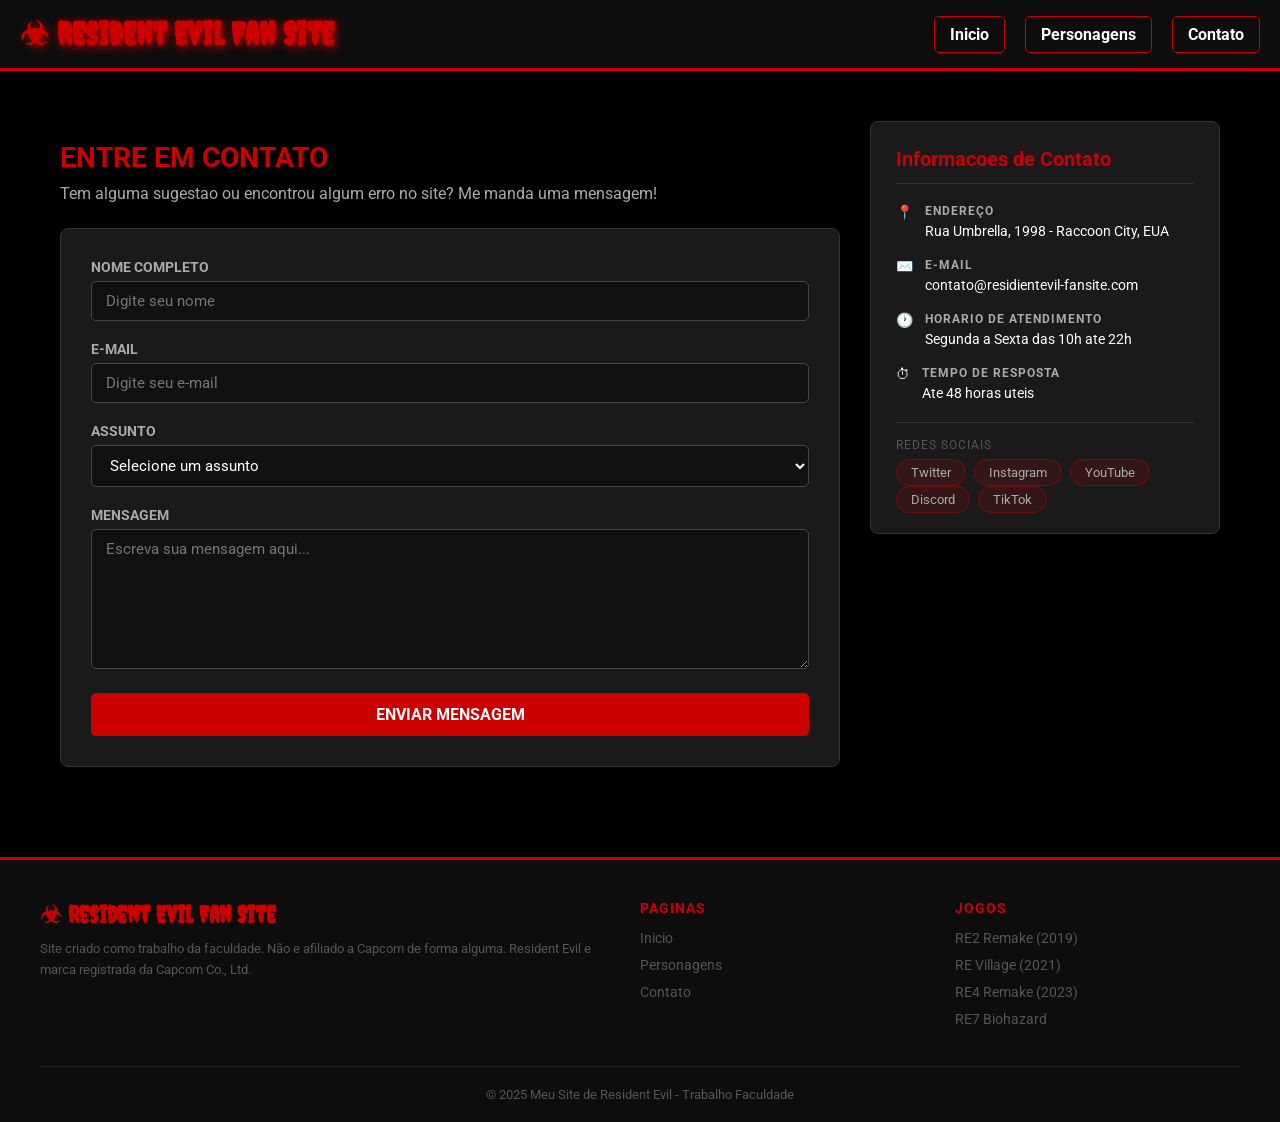
<file: TRABALHO FINAL/contato.html>
<!DOCTYPE html>
<html>
<head>
    <meta charset="UTF-8">
    <title>Contato</title>
    <link rel="stylesheet" href="styleR.css">
</head>
<body>

    <header>
        <nav>
            <h1>☣ Resident Evil Fan Site</h1>
            <ul>
                <li><a href="index.html">Inicio</a></li>
                <li><a href="personagens.html">Personagens</a></li>
                <li><a href="contato.html">Contato</a></li>
            </ul>
        </nav>
    </header>

    <main>

        <div id="layout-contato">

            <section class="secao-formulario">
                <h2>Entre em Contato</h2>
                <p>Tem alguma sugestao ou encontrou algum erro no site? Me manda uma mensagem!</p>

                <form id="meu-formulario" action="#" method="POST">

                    <div class="campo">
                        <label for="nome">Nome Completo</label>
                        <input type="text" id="nome" name="nome" placeholder="Digite seu nome" required>
                    </div>

                    <div class="campo">
                        <label for="email">E-mail</label>
                        <input type="email" id="email" name="email" placeholder="Digite seu e-mail" required>
                    </div>

                    <div class="campo">
                        <label for="assunto">Assunto</label>
                        <select id="assunto" name="assunto" required>
                            <option value="" disabled selected>Selecione um assunto</option>
                            <option value="Sugestão">Sugestao de conteudo</option>
                            <option value="Erro">Encontrei um erro</option>
                            <option value="colaboração">Quero colaborar</option>
                            <option value="outro">Outro</option>
                        </select>
                    </div>

                    <div class="campo">
                        <label for="mensagem">Mensagem</label>
                        <textarea id="mensagem" name="mensagem" placeholder="Escreva sua mensagem aqui..." required></textarea>
                    </div>

                    <button type="submit" class="botao-enviar">ENVIAR MENSAGEM</button>

                </form>
            </section>

            <aside class="caixa-info">
                <h3>Informacoes de Contato</h3>

                <div class="item-info">
                    <span class="icone-info">📍</span>
                    <div>
                        <strong>Endereço</strong>
                        <span>Rua Umbrella, 1998 - Raccoon City, EUA</span>
                    </div>
                </div>

                <div class="item-info">
                    <span class="icone-info">✉️</span>
                    <div>
                        <strong>E-mail</strong>
                        <span>contato@residientevil-fansite.com</span>
                    </div>
                </div>

                <div class="item-info">
                    <span class="icone-info">🕐</span>
                    <div>
                        <strong>Horario de Atendimento</strong>
                        <span>Segunda a Sexta das 10h ate 22h</span>
                    </div>
                </div>

                <div class="item-info">
                    <span class="icone-info">⏱</span>
                    <div>
                        <strong>Tempo de Resposta</strong>
                        <span>Ate 48 horas uteis</span>
                    </div>
                </div>

                <p class="titulo-redes">Redes Sociais</p>
                <ul class="lista-redes">
                    <li><a href="#">Twitter</a></li>
                    <li><a href="#">Instagram</a></li>
                    <li><a href="#">YouTube</a></li>
                    <li><a href="#">Discord</a></li>
                    <li><a href="#">TikTok</a></li>
                </ul>
            </aside>

        </div>

    </main>

    <footer>
        <div class="footer-colunas">

            <div class="footer-marca">
                <h3>☣ Resident Evil Fan Site</h3>
                <p>Site criado como trabalho da faculdade. Não e afiliado a Capcom de forma alguma.
                   Resident Evil e marca registrada da Capcom Co., Ltd.</p>
            </div>

            <div class="footer-coluna">
                <h4>Paginas</h4>
                <ul>
                    <li><a href="index.html">Inicio</a></li>
                    <li><a href="personagens.html">Personagens</a></li>
                    <li><a href="contato.html">Contato</a></li>
                </ul>
            </div>

            <div class="footer-coluna">
                <h4>Jogos</h4>
                <ul>
                    <li><a href="#">RE2 Remake (2019)</a></li>
                    <li><a href="#">RE Village (2021)</a></li>
                    <li><a href="#">RE4 Remake (2023)</a></li>
                    <li><a href="#">RE7 Biohazard</a></li>
                </ul>
            </div>

        </div>

        <div class="footer-copy">
            <p>© 2025 Meu Site de Resident Evil - Trabalho Faculdade</p>
        </div>
    </footer>

</body>
</html>
</file>
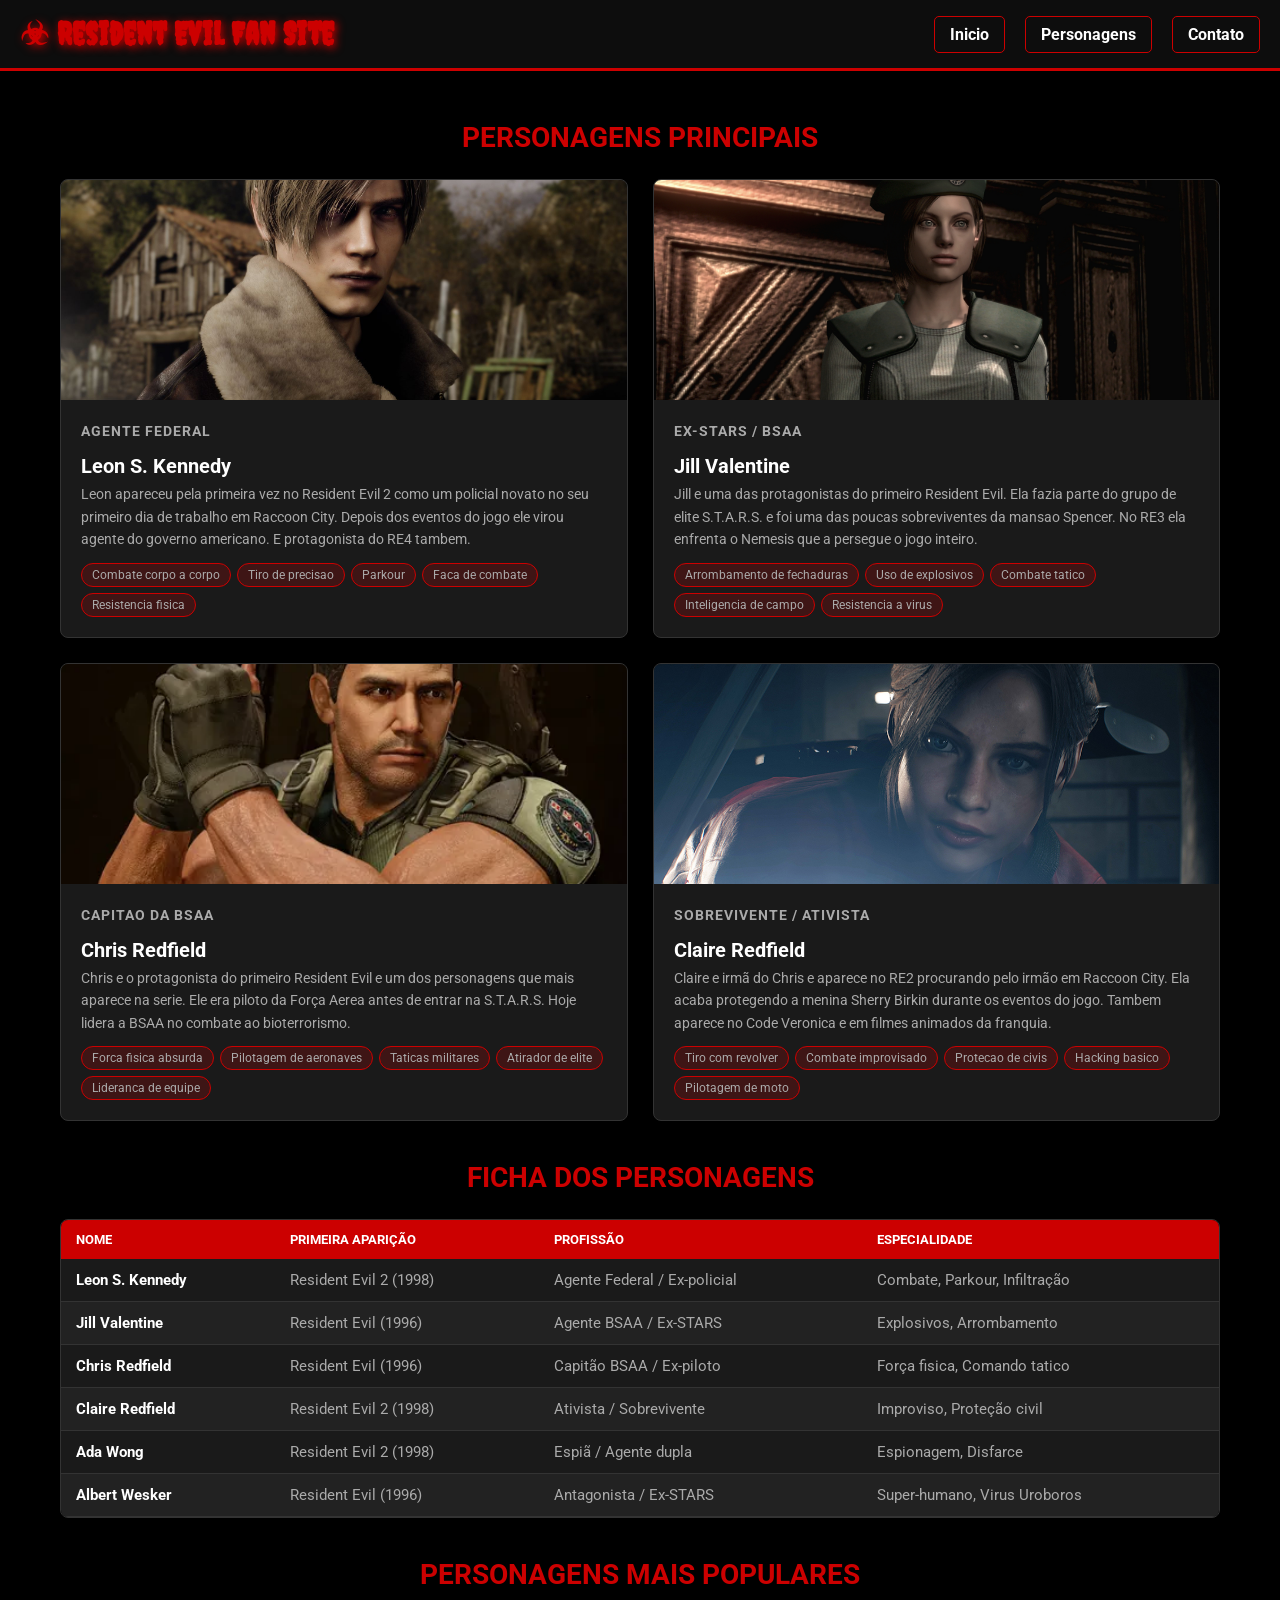
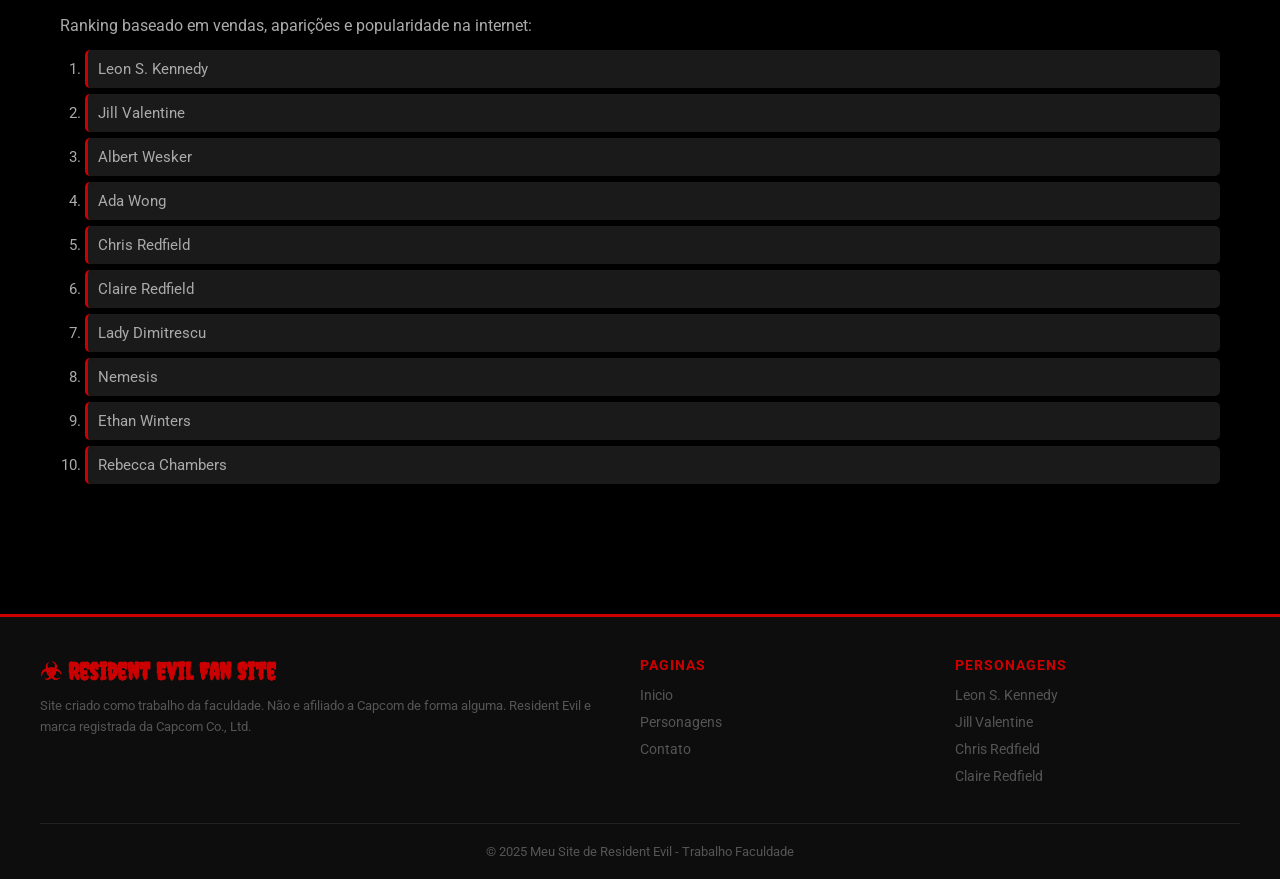
<file: TRABALHO FINAL/personagens.html>
<!DOCTYPE html>
<html>
<head>
    <meta charset="UTF-8">
    <title>Personagens</title>
    <link rel="stylesheet" href="styleR.css">
</head>
<body>

    <header>
        <nav>
            <h1>☣ Resident Evil Fan Site</h1>
            <ul>
                <li><a href="index.html">Inicio</a></li>
                <li><a href="personagens.html">Personagens</a></li>
                <li><a href="contato.html">Contato</a></li>
            </ul>
        </nav>
    </header>

    <main>
        <section id="secao-personagens">
            <h2>Personagens Principais</h2>

            <div class="grade-personagens">

                <article class="card-personagem">
                    <img src="imagens/leonkennedy.jpg"  alt="Leon Kennedy" class="card-img">
                    <div class="info-personagem">
                        <p class="cargo-personagem">Agente Federal</p>
                        <h3>Leon S. Kennedy</h3>
                        <p>Leon apareceu pela primeira vez no Resident Evil 2 como um policial novato
                           no seu primeiro dia de trabalho em Raccoon City. Depois dos eventos do jogo
                           ele virou agente do governo americano. E protagonista do RE4 tambem.</p>
                        <ul class="habilidades">
                            <li>Combate corpo a corpo</li>
                            <li>Tiro de precisao</li>
                            <li>Parkour</li>
                            <li>Faca de combate</li>
                            <li>Resistencia fisica</li>
                        </ul>
                    </div>
                </article>

                <article class="card-personagem">
                    <img src="imagens/jillvalentine2.jpg" alt="Jill Valentine" class="card-img">
                    <div class="info-personagem">
                        <p class="cargo-personagem">Ex-STARS / BSAA</p>
                        <h3>Jill Valentine</h3>
                        <p>Jill e uma das protagonistas do primeiro Resident Evil. Ela fazia parte do
                           grupo de elite S.T.A.R.S. e foi uma das poucas sobreviventes da mansao Spencer.
                           No RE3 ela enfrenta o Nemesis que a persegue o jogo inteiro.</p>
                        <ul class="habilidades">
                            <li>Arrombamento de fechaduras</li>
                            <li>Uso de explosivos</li>
                            <li>Combate tatico</li>
                            <li>Inteligencia de campo</li>
                            <li>Resistencia a virus</li>
                        </ul>
                    </div>
                </article>

                <article class="card-personagem">
                    <img src="imagens/chrisredifield2.webp" alt="Chris Redfield" class="card-img">
                    <div class="info-personagem">
                        <p class="cargo-personagem">Capitao da BSAA</p>
                        <h3>Chris Redfield</h3>
                        <p>Chris e o protagonista do primeiro Resident Evil e um dos personagens que mais
                           aparece na serie. Ele era piloto da Força Aerea antes de entrar na S.T.A.R.S.
                           Hoje lidera a BSAA no combate ao bioterrorismo.</p>
                        <ul class="habilidades">
                            <li>Forca fisica absurda</li>
                            <li>Pilotagem de aeronaves</li>
                            <li>Taticas militares</li>
                            <li>Atirador de elite</li>
                            <li>Lideranca de equipe</li>
                        </ul>
                    </div>
                </article>

                <article class="card-personagem">
                    <img src="imagens/claireredfield2.jpg" alt="Claire Redfield" class="card-img">
                    <div class="info-personagem">
                        <p class="cargo-personagem">Sobrevivente / Ativista</p>
                        <h3>Claire Redfield</h3>
                        <p>Claire e irmã do Chris e aparece no RE2 procurando pelo irmão em Raccoon City.
                           Ela acaba protegendo a menina Sherry Birkin durante os eventos do jogo. Tambem
                           aparece no Code Veronica e em filmes animados da franquia.</p>
                        <ul class="habilidades">
                            <li>Tiro com revolver</li>
                            <li>Combate improvisado</li>
                            <li>Protecao de civis</li>
                            <li>Hacking basico</li>
                            <li>Pilotagem de moto</li>
                        </ul>
                    </div>
                </article>

            </div>

            <div class="secao-tabela">
                <h2>Ficha dos Personagens</h2>
                <div class="wrapper-tabela">
                    <table>
                        <thead>
                            <tr>
                                <th>Nome</th>
                                <th>Primeira Aparição</th>
                                <th>Profissão</th>
                                <th>Especialidade</th>
                            </tr>
                        </thead>
                        <tbody>
                            <tr>
                                <td>Leon S. Kennedy</td>
                                <td>Resident Evil 2 (1998)</td>
                                <td>Agente Federal / Ex-policial</td>
                                <td>Combate, Parkour, Infiltração</td>
                            </tr>
                            <tr>
                                <td>Jill Valentine</td>
                                <td>Resident Evil (1996)</td>
                                <td>Agente BSAA / Ex-STARS</td>
                                <td>Explosivos, Arrombamento</td>
                            </tr>
                            <tr>
                                <td>Chris Redfield</td>
                                <td>Resident Evil (1996)</td>
                                <td>Capitão BSAA / Ex-piloto</td>
                                <td>Força fisica, Comando tatico</td>
                            </tr>
                            <tr>
                                <td>Claire Redfield</td>
                                <td>Resident Evil 2 (1998)</td>
                                <td>Ativista / Sobrevivente</td>
                                <td>Improviso, Proteção civil</td>
                            </tr>
                            <tr>
                                <td>Ada Wong</td>
                                <td>Resident Evil 2 (1998)</td>
                                <td>Espiã / Agente dupla</td>
                                <td>Espionagem, Disfarce</td>
                            </tr>
                            <tr>
                                <td>Albert Wesker</td>
                                <td>Resident Evil (1996)</td>
                                <td>Antagonista / Ex-STARS</td>
                                <td>Super-humano, Virus Uroboros</td>
                            </tr>
                        </tbody>
                    </table>
                </div>
            </div>

            <div class="secao-populares">
                <h2>Personagens Mais Populares</h2>
                <p>Ranking baseado em vendas, aparições e popularidade na internet:</p>
                <ol class="lista-populares">
                    <li>Leon S. Kennedy</li>
                    <li>Jill Valentine</li>
                    <li>Albert Wesker</li>
                    <li>Ada Wong</li>
                    <li>Chris Redfield</li>
                    <li>Claire Redfield</li>
                    <li>Lady Dimitrescu</li>
                    <li>Nemesis</li>
                    <li>Ethan Winters</li>
                    <li>Rebecca Chambers</li>
                </ol>
            </div>

        </section>
    </main>

    <footer>
        <div class="footer-colunas">

            <div class="footer-marca">
                <h3>☣ Resident Evil Fan Site</h3>
                <p>Site criado como trabalho da faculdade. Não e afiliado a Capcom de forma alguma.
                   Resident Evil e marca registrada da Capcom Co., Ltd.</p>
            </div>

            <div class="footer-coluna">
                <h4>Paginas</h4>
                <ul>
                    <li><a href="index.html">Inicio</a></li>
                    <li><a href="personagens.html">Personagens</a></li>
                    <li><a href="contato.html">Contato</a></li>
                </ul>
            </div>

            <div class="footer-coluna">
                <h4>Personagens</h4>
                <ul>
                    <li><a href="#">Leon S. Kennedy</a></li>
                    <li><a href="#">Jill Valentine</a></li>
                    <li><a href="#">Chris Redfield</a></li>
                    <li><a href="#">Claire Redfield</a></li>
                </ul>
            </div>

        </div>

        <div class="footer-copy">
            <p>© 2025 Meu Site de Resident Evil - Trabalho Faculdade</p>
        </div>
    </footer>

</body>
</html>
</file>
<file: TRABALHO FINAL/styleR.css>
@import url('https://fonts.googleapis.com/css2?family=Creepster&family=Roboto:wght@400;700&display=swap');

:root {
    --vermelho: #cc0000;
    --vermelho-escuro: #8b0000;
    --preto: #000000;
    --preto-nao-tao-preto: #1a1a1a;
    --cinza: #555555;
    --cinza-claro: #aaaaaa;
    --branco: #ffffff;
}

* {
    margin: 0;
    padding: 0;
    box-sizing: border-box;
}

body {
    background-color: var(--preto);
    color: var(--branco);
    font-family: 'Roboto', Arial, sans-serif;
    font-size: 16px;
}

header {
    background-color: #0d0d0d;
    border-bottom: 3px solid var(--vermelho);
    padding: 15px 20px;
}

nav {
    display: flex;
    justify-content: space-between;
    align-items: center;
}

nav h1 {
    font-family: 'Creepster', cursive;
    color: var(--vermelho);
    font-size: 32px;
    text-shadow: 2px 2px 8px #cc0000;
}

nav ul {
    display: flex;
    list-style: none;
    gap: 20px;
}

nav ul li a {
    color: var(--branco);
    text-decoration: none;
    font-weight: bold;
    font-size: 16px;
    padding: 8px 15px;
    border: 1px solid var(--vermelho);
    border-radius: 5px;
}

nav ul li a:hover {
    background-color: var(--vermelho);
    color: var(--branco);
}

nav ul li a:active {
    background-color: var(--vermelho-escuro);
}

#banner {
    background-color: #1a0000;
    background-image: url('../images/hero-bg.jpg');
    background-size: cover;
    background-position: center;
    min-height: 500px;
    display: flex;
    align-items: center;
    justify-content: center;
    text-align: center;
    border-bottom: 3px solid var(--vermelho);
}

.overlay-banner {
    background-color: rgba(0, 0, 0, 0.7);
    padding: 60px 40px;
    width: 100%;
}

#banner h2 {
    font-family: 'Creepster', cursive;
    font-size: 64px;
    color: var(--vermelho);
    text-shadow: 3px 3px 10px black;
    margin-bottom: 15px;
}

#banner p {
    font-size: 20px;
    color: var(--cinza-claro);
    max-width: 600px;
    margin: 0 auto 25px auto;
}

.botao-vermelho {
    background-color: var(--vermelho);
    color: var(--branco);
    padding: 12px 30px;
    text-decoration: none;
    font-weight: bold;
    font-size: 16px;
    border-radius: 5px;
    border: none;
    cursor: pointer;
    display: inline-block;
}

.botao-vermelho:hover {
    background-color: var(--vermelho-escuro);
    color: var(--branco);
}

main {
    max-width: 1200px;
    margin: 0 auto;
    padding: 30px 20px;
}

#layout-principal {
    display: grid;
    grid-template-columns: 2fr 1fr;
    grid-template-areas:
        "historia curiosidades"
        "jogos curiosidades";
    gap: 30px;
    margin-top: 30px;
}

#historia {
    grid-area: historia;
    background-color: var(--preto-nao-tao-preto);
    padding: 25px;
    border-radius: 8px;
    border-left: 4px solid var(--vermelho);
    box-shadow: 0 4px 15px rgba(0,0,0,0.5);
}

#historia h2 {
    color: var(--vermelho);
    font-size: 28px;
    margin-bottom: 15px;
    text-transform: uppercase;
}

#historia h3 {
    color: var(--cinza-claro);
    margin-top: 15px;
    margin-bottom: 8px;
}

#historia p {
    color: var(--cinza-claro);
    line-height: 1.7;
    margin-bottom: 10px;
}

.lista-historia {
    list-style: disc;
    padding-left: 20px;
    color: var(--cinza-claro);
}

.lista-historia li {
    margin-bottom: 8px;
    line-height: 1.6;
}

#curiosidades {
    grid-area: curiosidades;
    background-color: var(--preto-nao-tao-preto);
    padding: 20px;
    border-radius: 8px;
    border: 1px solid var(--vermelho);
    box-shadow: 0 4px 15px rgba(0,0,0,0.5);
    height: fit-content;
}

#curiosidades h3 {
    color: var(--vermelho);
    font-size: 20px;
    margin-bottom: 15px;
    text-align: center;
    border-bottom: 1px solid var(--vermelho);
    padding-bottom: 10px;
}

.lista-curiosidades {
    list-style: none;
    color: var(--cinza-claro);
}

.lista-curiosidades li {
    padding: 10px 0;
    border-bottom: 1px solid #333;
    font-size: 14px;
    line-height: 1.5;
}

.lista-curiosidades li:last-child {
    border-bottom: none;
}

#jogos {
    grid-area: jogos;
}

#jogos h2 {
    color: var(--vermelho);
    font-size: 28px;
    margin-bottom: 20px;
    text-transform: uppercase;
}

.cards-jogos {
    display: flex;
    gap: 20px;
    flex-wrap: wrap;
}

.card-img {
    width: 100%;
    height: 220px;
    object-fit: cover;
    display: block;
}

.card {
    background-color: var(--preto-nao-tao-preto);
    border: 1px solid #333333;
    border-radius: 8px;
    flex: 1 1 200px;
    overflow: hidden;
    box-shadow: 0 4px 15px rgba(0,0,0,0.5);
    transition: transform 0.3s;
}

.card:hover {
    transform: translateY(-5px);
    border-color: var(--vermelho);
}

.card-sem-imagem {
    width: 100%;
    height: 160px;
    background: linear-gradient(135deg, #1a0000, #330000);
    display: flex;
    align-items: center;
    justify-content: center;
    font-family: 'Creepster', cursive;
    font-size: 28px;
    color: var(--vermelho);
}

.card-corpo {
    padding: 15px;
}

.card h3 {
    color: var(--branco);
    font-size: 17px;
    margin-bottom: 8px;
}

.card p {
    color: var(--cinza-claro);
    font-size: 14px;
    line-height: 1.5;
}

#secao-personagens {
    margin-top: 20px;
}

#secao-personagens h2 {
    color: var(--vermelho);
    font-size: 28px;
    margin-bottom: 25px;
    text-transform: uppercase;
    text-align: center;
}

.grade-personagens {
    display: grid;
    grid-template-columns: repeat(2, 1fr);
    gap: 25px;
    margin-bottom: 40px;
}

.card-personagem {
    background-color: var(--preto-nao-tao-preto);
    border: 1px solid #333;
    border-radius: 8px;
    overflow: hidden;
    box-shadow: 0 4px 15px rgba(0,0,0,0.5);
    transition: border-color 0.3s;
}

.card-personagem:hover {
    border-color: var(--vermelho);
}

.foto-placeholder {
    width: 100%;
    height: 220px;
    background: linear-gradient(180deg, #1a0000 0%, #330000 100%);
    display: flex;
    align-items: center;
    justify-content: center;
    font-size: 72px;
    color: var(--vermelho);
    font-family: 'Creepster', cursive;
}

.info-personagem {
    padding: 20px;
}

.info-personagem h3 {
    color: var(--branco);
    font-size: 20px;
    margin-bottom: 5px;
}

.cargo-personagem {
    color: var(--vermelho);
    font-size: 13px;
    font-weight: bold;
    text-transform: uppercase;
    margin-bottom: 12px;
    letter-spacing: 1px;
}

.info-personagem p {
    color: var(--cinza-claro);
    font-size: 14px;
    line-height: 1.6;
    margin-bottom: 12px;
}

.habilidades {
    list-style: none;
    display: flex;
    flex-wrap: wrap;
    gap: 6px;
}

.habilidades li {
    background-color: rgba(204, 0, 0, 0.2);
    border: 1px solid var(--vermelho);
    color: var(--cinza-claro);
    font-size: 12px;
    padding: 4px 10px;
    border-radius: 20px;
}

.habilidades li:hover {
    background-color: var(--vermelho);
    color: var(--branco);
}

.secao-tabela {
    margin-top: 40px;
    margin-bottom: 40px;
}

.secao-tabela h2 {
    color: var(--vermelho);
    font-size: 26px;
    margin-bottom: 15px;
    text-transform: uppercase;
}

.wrapper-tabela {
    overflow-x: auto;
    border-radius: 8px;
    border: 1px solid #333;
}

table {
    width: 100%;
    border-collapse: collapse;
    font-size: 15px;
}

thead tr {
    background-color: var(--vermelho);
}

thead th {
    color: var(--branco);
    padding: 12px 15px;
    text-align: left;
    font-weight: bold;
    text-transform: uppercase;
    font-size: 13px;
}

tbody tr {
    background-color: var(--preto-nao-tao-preto);
    border-bottom: 1px solid #333;
}

tbody tr:nth-child(even) {
    background-color: #222222;
}

tbody tr:hover {
    background-color: rgba(204, 0, 0, 0.15);
}

tbody td {
    padding: 12px 15px;
    color: var(--cinza-claro);
}

tbody td:first-child {
    color: var(--branco);
    font-weight: bold;
}

.secao-populares {
    margin-top: 40px;
    margin-bottom: 40px;
}

.secao-populares h2 {
    color: var(--vermelho);
    font-size: 26px;
    margin-bottom: 15px;
    text-transform: uppercase;
}

.secao-populares p {
    color: var(--cinza-claro);
    margin-bottom: 15px;
}

.lista-populares {
    list-style: decimal;
    padding-left: 25px;
    color: var(--cinza-claro);
}

.lista-populares li {
    padding: 10px;
    margin-bottom: 6px;
    background-color: var(--preto-nao-tao-preto);
    border-radius: 5px;
    border-left: 3px solid var(--vermelho);
    font-size: 15px;
    transition: background-color 0.2s;
}

.lista-populares li:hover {
    background-color: #2a0000;
    color: var(--branco);
}

.secao-formulario {
    margin-top: 20px;
}

.secao-formulario h2 {
    color: var(--vermelho);
    font-size: 28px;
    margin-bottom: 10px;
    text-transform: uppercase;
}

.secao-formulario > p {
    color: var(--cinza-claro);
    margin-bottom: 25px;
}

#meu-formulario {
    background-color: var(--preto-nao-tao-preto);
    padding: 30px;
    border-radius: 8px;
    border: 1px solid #333;
    box-shadow: 0 4px 15px rgba(0,0,0,0.5);
}

.campo {
    margin-bottom: 20px;
}

.campo label {
    display: block;
    color: var(--cinza-claro);
    font-size: 14px;
    font-weight: bold;
    margin-bottom: 6px;
    text-transform: uppercase;
}

.campo input,
.campo select,
.campo textarea {
    width: 100%;
    background-color: #111111;
    border: 1px solid #444444;
    border-radius: 5px;
    color: var(--branco);
    font-family: 'Roboto', sans-serif;
    font-size: 15px;
    padding: 10px 14px;
    outline: none;
    transition: border-color 0.3s;
}

.campo input:focus,
.campo select:focus,
.campo textarea:focus {
    border-color: var(--vermelho);
    box-shadow: 0 0 0 3px rgba(204,0,0,0.2);
}

.campo textarea {
    height: 140px;
    resize: vertical;
}

.campo select option {
    background-color: #111;
}

.botao-enviar {
    background-color: var(--vermelho);
    color: var(--branco);
    border: none;
    border-radius: 5px;
    cursor: pointer;
    font-family: 'Roboto', sans-serif;
    font-size: 16px;
    font-weight: bold;
    padding: 12px 0;
    text-transform: uppercase;
    width: 100%;
    transition: background-color 0.3s;
}

.botao-enviar:hover {
    background-color: var(--vermelho-escuro);
}

#layout-contato {
    display: grid;
    grid-template-columns: 1fr 350px;
    gap: 30px;
    margin-top: 20px;
    align-items: start;
}

.caixa-info {
    background-color: var(--preto-nao-tao-preto);
    border: 1px solid #333;
    border-radius: 8px;
    padding: 25px;
    box-shadow: 0 4px 15px rgba(0,0,0,0.5);
}

.caixa-info h3 {
    color: var(--vermelho);
    font-size: 20px;
    margin-bottom: 20px;
    border-bottom: 1px solid #333;
    padding-bottom: 12px;
}

.item-info {
    display: flex;
    gap: 12px;
    margin-bottom: 18px;
    align-items: flex-start;
}

.icone-info {
    font-size: 22px;
    flex-shrink: 0;
}

.item-info strong {
    display: block;
    color: var(--cinza-claro);
    font-size: 12px;
    text-transform: uppercase;
    letter-spacing: 1px;
    margin-bottom: 3px;
}

.item-info span {
    color: var(--branco);
    font-size: 14px;
}

.titulo-redes {
    color: var(--cinza);
    font-size: 12px;
    text-transform: uppercase;
    letter-spacing: 1px;
    margin-top: 20px;
    margin-bottom: 10px;
    border-top: 1px solid #333;
    padding-top: 15px;
}

.lista-redes {
    list-style: none;
    display: flex;
    flex-wrap: wrap;
    gap: 8px;
}

.lista-redes li a {
    background-color: rgba(204,0,0,0.15);
    border: 1px solid rgba(204,0,0,0.4);
    border-radius: 20px;
    color: var(--cinza-claro);
    font-size: 13px;
    padding: 5px 14px;
    text-decoration: none;
    transition: background-color 0.3s;
}

.lista-redes li a:hover {
    background-color: var(--vermelho);
    color: var(--branco);
}

footer {
    background-color: #0d0d0d;
    border-top: 3px solid var(--vermelho);
    padding: 40px 20px 20px 20px;
    margin-top: 60px;
}

.footer-colunas {
    max-width: 1200px;
    margin: 0 auto;
    display: grid;
    grid-template-columns: 2fr 1fr 1fr;
    gap: 30px;
    margin-bottom: 30px;
}

.footer-marca h3 {
    font-family: 'Creepster', cursive;
    color: var(--vermelho);
    font-size: 24px;
    margin-bottom: 10px;
}

.footer-marca p {
    color: var(--cinza);
    font-size: 13px;
    line-height: 1.6;
}

.footer-coluna h4 {
    color: var(--vermelho);
    font-size: 14px;
    text-transform: uppercase;
    letter-spacing: 1px;
    margin-bottom: 12px;
}

.footer-coluna ul {
    list-style: none;
}

.footer-coluna ul li {
    margin-bottom: 8px;
}

.footer-coluna ul li a {
    color: var(--cinza);
    font-size: 14px;
    text-decoration: none;
    transition: color 0.2s;
}

.footer-coluna ul li a:hover {
    color: var(--branco);
}

.footer-copy {
    max-width: 1200px;
    margin: 0 auto;
    border-top: 1px solid #222;
    padding-top: 20px;
    text-align: center;
    color: var(--cinza);
    font-size: 13px;
}

@media (max-width: 768px) {
    nav {
        flex-direction: column;
        gap: 15px;
    }

    nav ul {
        flex-wrap: wrap;
        justify-content: center;
    }

    #banner {
        min-height: 350px;
    }

    #banner h2 {
        font-size: 40px;
    }

    #layout-principal {
        grid-template-columns: 1fr;
        grid-template-areas:
            "historia"
            "jogos"
            "curiosidades";
    }

    .cards-jogos {
        flex-direction: column;
    }

    .grade-personagens {
        grid-template-columns: 1fr;
    }

    #layout-contato {
        grid-template-columns: 1fr;
    }

    .footer-colunas {
        grid-template-columns: 1fr 1fr;
    }

    .footer-marca {
        grid-column: 1 / -1;
    }
}

@media (max-width: 480px) {
    nav h1 {
        font-size: 22px;
    }

    #banner h2 {
        font-size: 30px;
    }

    #banner p {
        font-size: 15px;
    }

    h2 {
        font-size: 22px;
    }

    .card {
        flex: 1 1 100%;
    }

    .grade-personagens {
        grid-template-columns: 1fr;
    }

    .footer-colunas {
        grid-template-columns: 1fr;
    }

    #meu-formulario {
        padding: 20px 15px;
    }

    table {
        font-size: 13px;
    }
}
</file>
